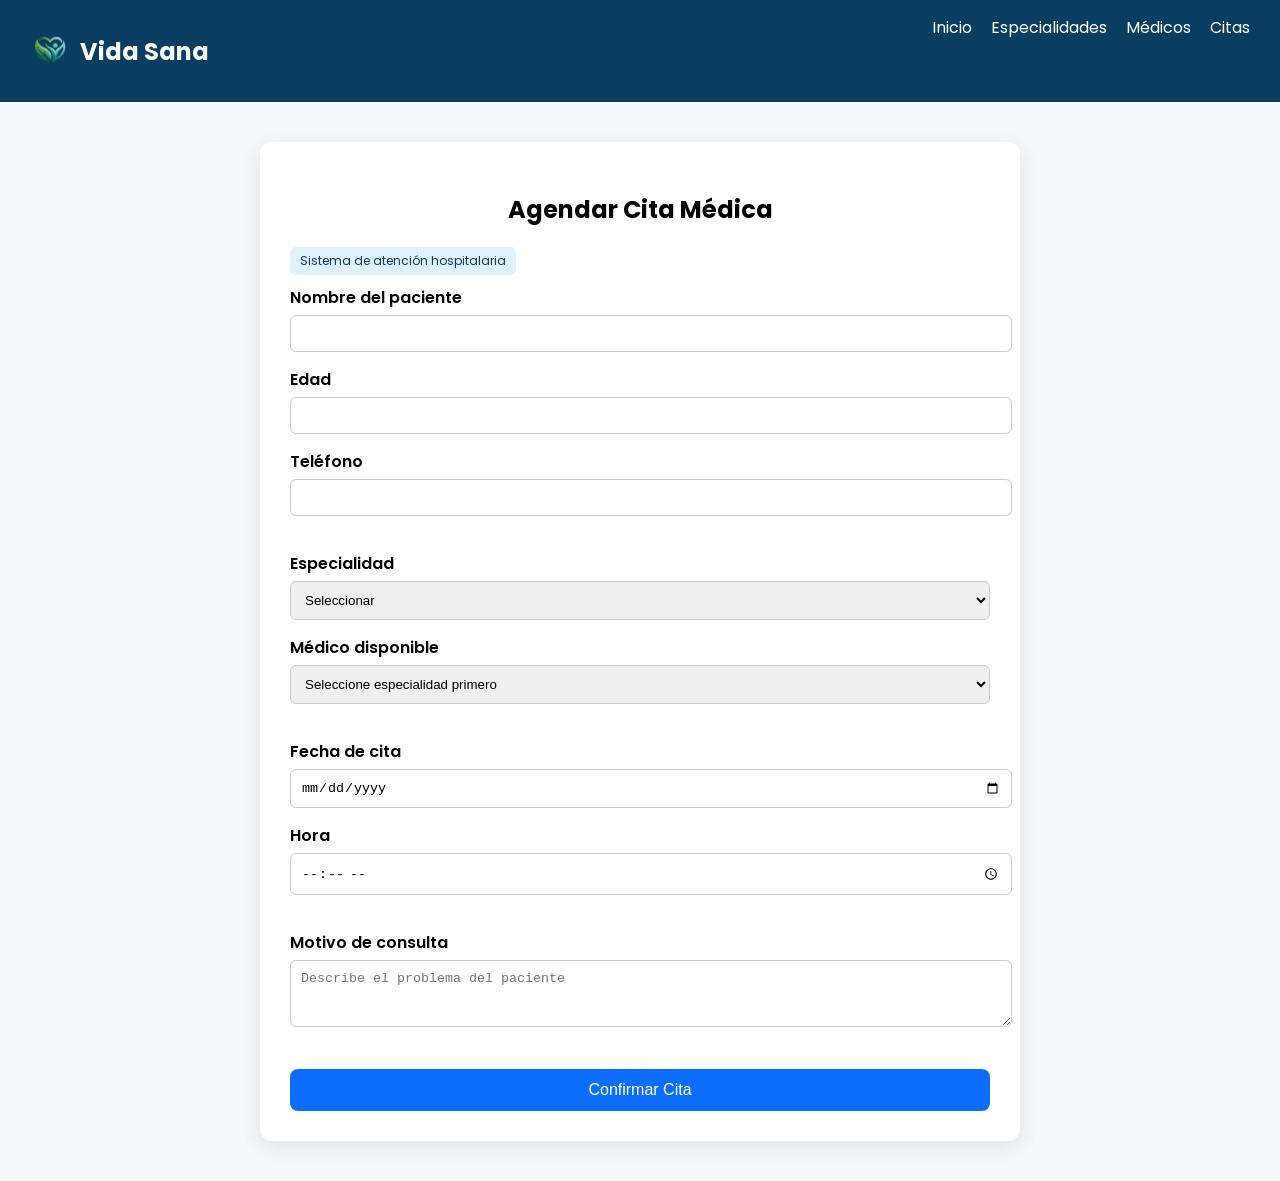
<file: citas.html>
<!DOCTYPE html>
<html lang="es">
<head>
<meta charset="UTF-8" />
<meta name="viewport" content="width=device-width, initial-scale=1" />
<title>Agendar Cita Médica</title>

<link href="https://fonts.googleapis.com/css2?family=Poppins:wght@300;400;600&display=swap" rel="stylesheet">
</head>

<body>

<header class="navbar">
    <h1 class="logo-container">
        <img src="img/logocorto.png" alt="Vida Sana" class="logo-navbar">Vida Sana
    </h1>
    <nav>
        <a href="index.html">Inicio</a>
        <a href="especialidades.html">Especialidades</a>
        <a href="Doctores.html">Médicos</a>
        <a href="citas.html">Citas</a>
    </nav>
</header>
<style>
body {
    font-family: 'Poppins', sans-serif;
    margin: 0;
    background: #f4f7fb;
}

.navbar {
    background: #0a3d62;
    color: white;
    padding: 15px 30px;
    display: flex;
    justify-content: space-between;
}

.navbar a {
    color: white;
    margin-left: 15px;
    text-decoration: none;
}

.container {
    max-width: 700px;
    margin: 40px auto;
    background: white;
    padding: 30px;
    border-radius: 12px;
    box-shadow: 0 5px 20px rgba(0,0,0,0.1);
}

h2 {
    text-align: center;
    margin-bottom: 20px;
}

.section {
    margin-bottom: 20px;
}

label {
    font-weight: 600;
    display: block;
    margin-bottom: 5px;
}

input, select, textarea {
    width: 100%;
    padding: 10px;
    margin-bottom: 15px;
    border-radius: 6px;
    border: 1px solid #ccc;
}

.row {
    display: flex;
    gap: 10px;
}

.row input, .row select {
    flex: 1;
}

button {
    width: 100%;
    padding: 12px;
    background: #0d6efd;
    color: white;
    border: none;
    border-radius: 8px;
    font-size: 16px;
    cursor: pointer;
}

button:hover {
    background: #0b5ed7;
}

.badge {
    display: inline-block;
    padding: 5px 10px;
    background: #dff0ff;
    color: #0a3d62;
    border-radius: 6px;
    font-size: 12px;
    margin-bottom: 10px;
}.logo-container {
    display: flex;
    align-items: center;
    gap: 10px;
    font-size: 24px;
}

.logo-navbar {
    width: 40px; /* ajusta tamaño */
    height: 40px;
    object-fit: contain;
}
</style>
</head>

<body>


<div class="container">

    <h2>Agendar Cita Médica</h2>
    <div class="badge">Sistema de atención hospitalaria</div>

    <form id="formCita">

        <div class="section">
            <label>Nombre del paciente</label>
            <input type="text" id="nombre" required>

            <label>Edad</label>
            <input type="number" id="edad" required>

            <label>Teléfono</label>
            <input type="tel" id="telefono">
        </div>

        <div class="section">
            <label>Especialidad</label>
            <select id="especialidad" required>
                <option value="">Seleccionar</option>
                <option>Cardiología</option>
                <option>Pediatría</option>
                <option>Traumatología</option>
                <option>Dermatología</option>
                <option>Medicina General</option>
            </select>

            <label>Médico disponible</label>
            <select id="medico">
                <option>Seleccione especialidad primero</option>
            </select>
        </div>

        <div class="section">
            <label>Fecha de cita</label>
            <input type="date" id="fecha" required>

            <label>Hora</label>
            <input type="time" id="hora" required>
        </div>

        <div class="section">
            <label>Motivo de consulta</label>
            <textarea id="motivo" rows="3" placeholder="Describe el problema del paciente"></textarea>
        </div>

        <button type="submit">Confirmar Cita</button>
    </form>
</div>

<script>
const medicos = {
    "Cardiología": ["Dr. Juan Pérez", "Dra. Ana López"],
    "Pediatría": ["Dra. María Torres", "Dr. Carlos Ruiz"],
    "Traumatología": ["Dr. Luis Gómez"],
    "Dermatología": ["Dra. Sofía Ramírez"],
    "Medicina General": ["Dr. José Hernández"]
};

document.getElementById("especialidad").addEventListener("change", function () {
    const especialidad = this.value;
    const medicoSelect = document.getElementById("medico");

    medicoSelect.innerHTML = "";

    if (medicos[especialidad]) {
        medicos[especialidad].forEach(m => {
            let option = document.createElement("option");
            option.textContent = m;
            medicoSelect.appendChild(option);
        });
    } else {
        medicoSelect.innerHTML = "<option>Sin médicos disponibles</option>";
    }
});

document.getElementById("formCita").addEventListener("submit", function(e){
    e.preventDefault();

    alert("✅ Cita registrada correctamente");

    this.reset();
});
</script>

</body>
</html>
</file>
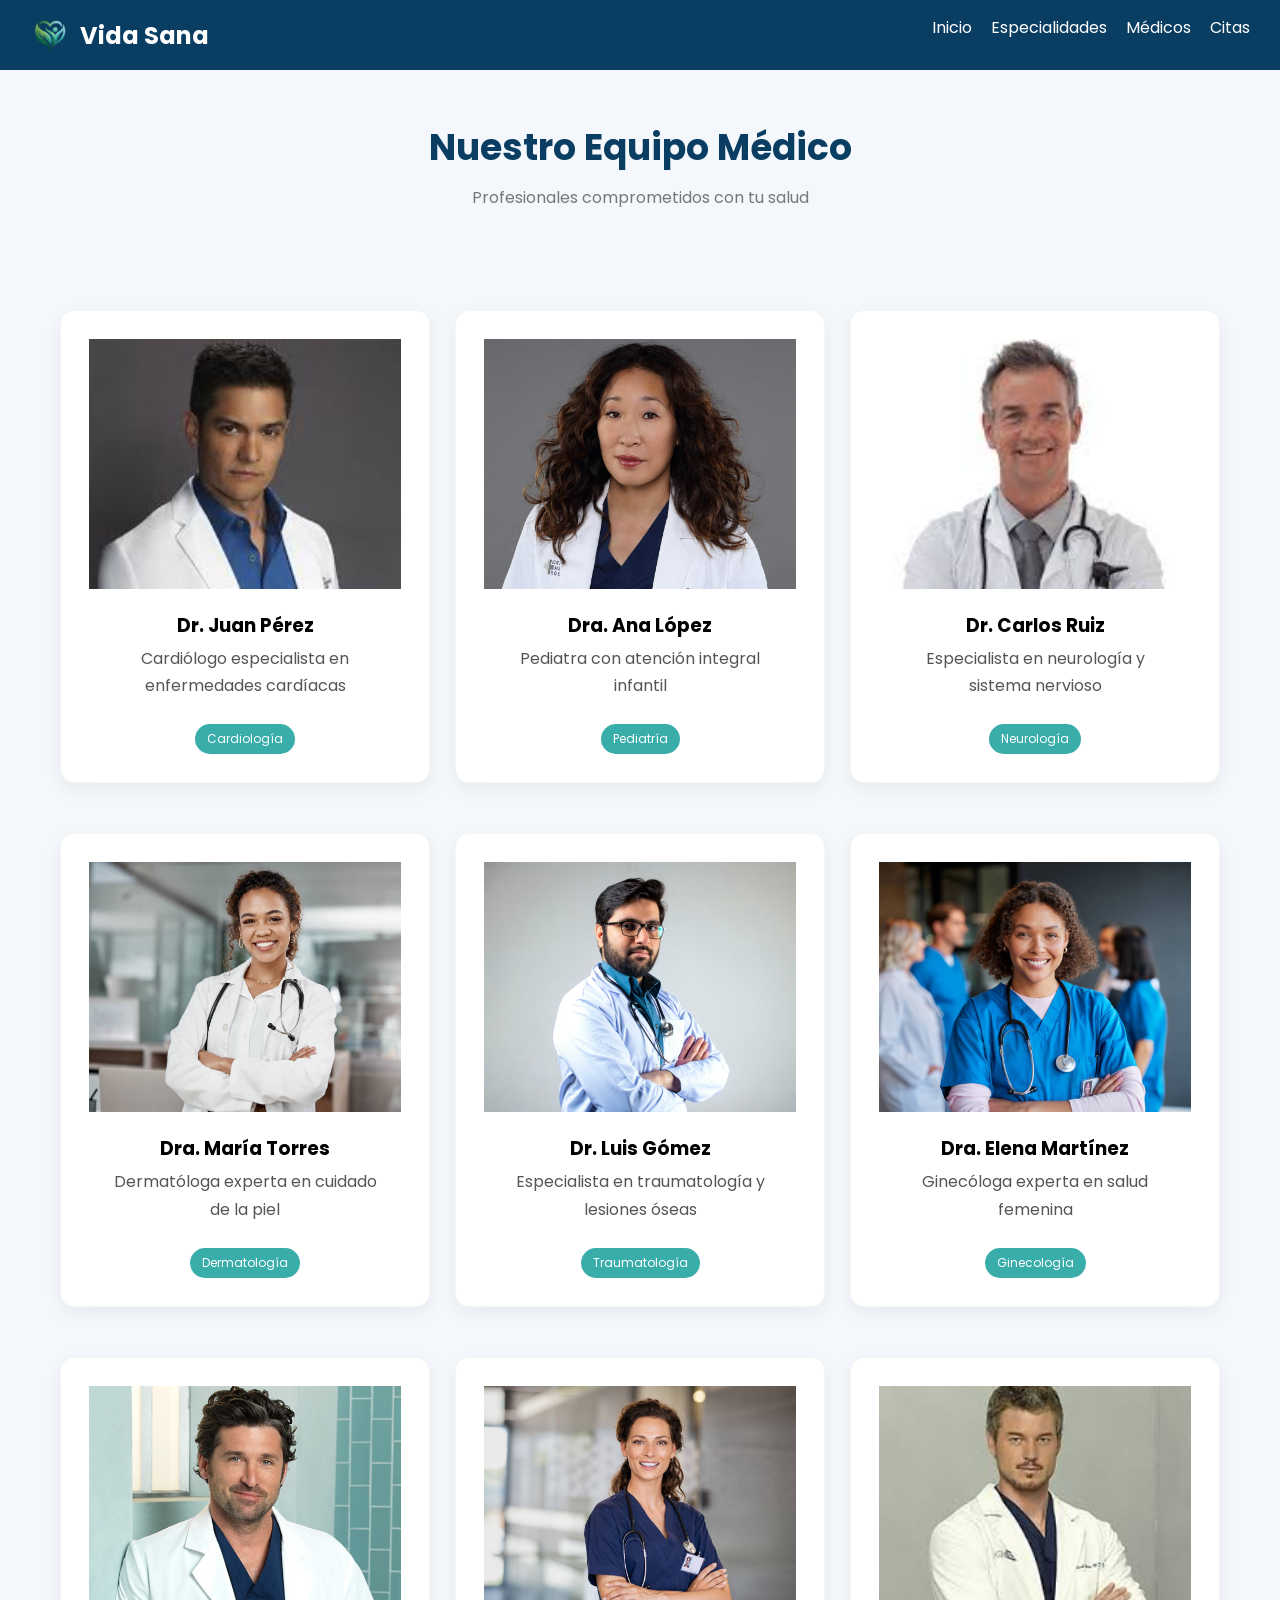
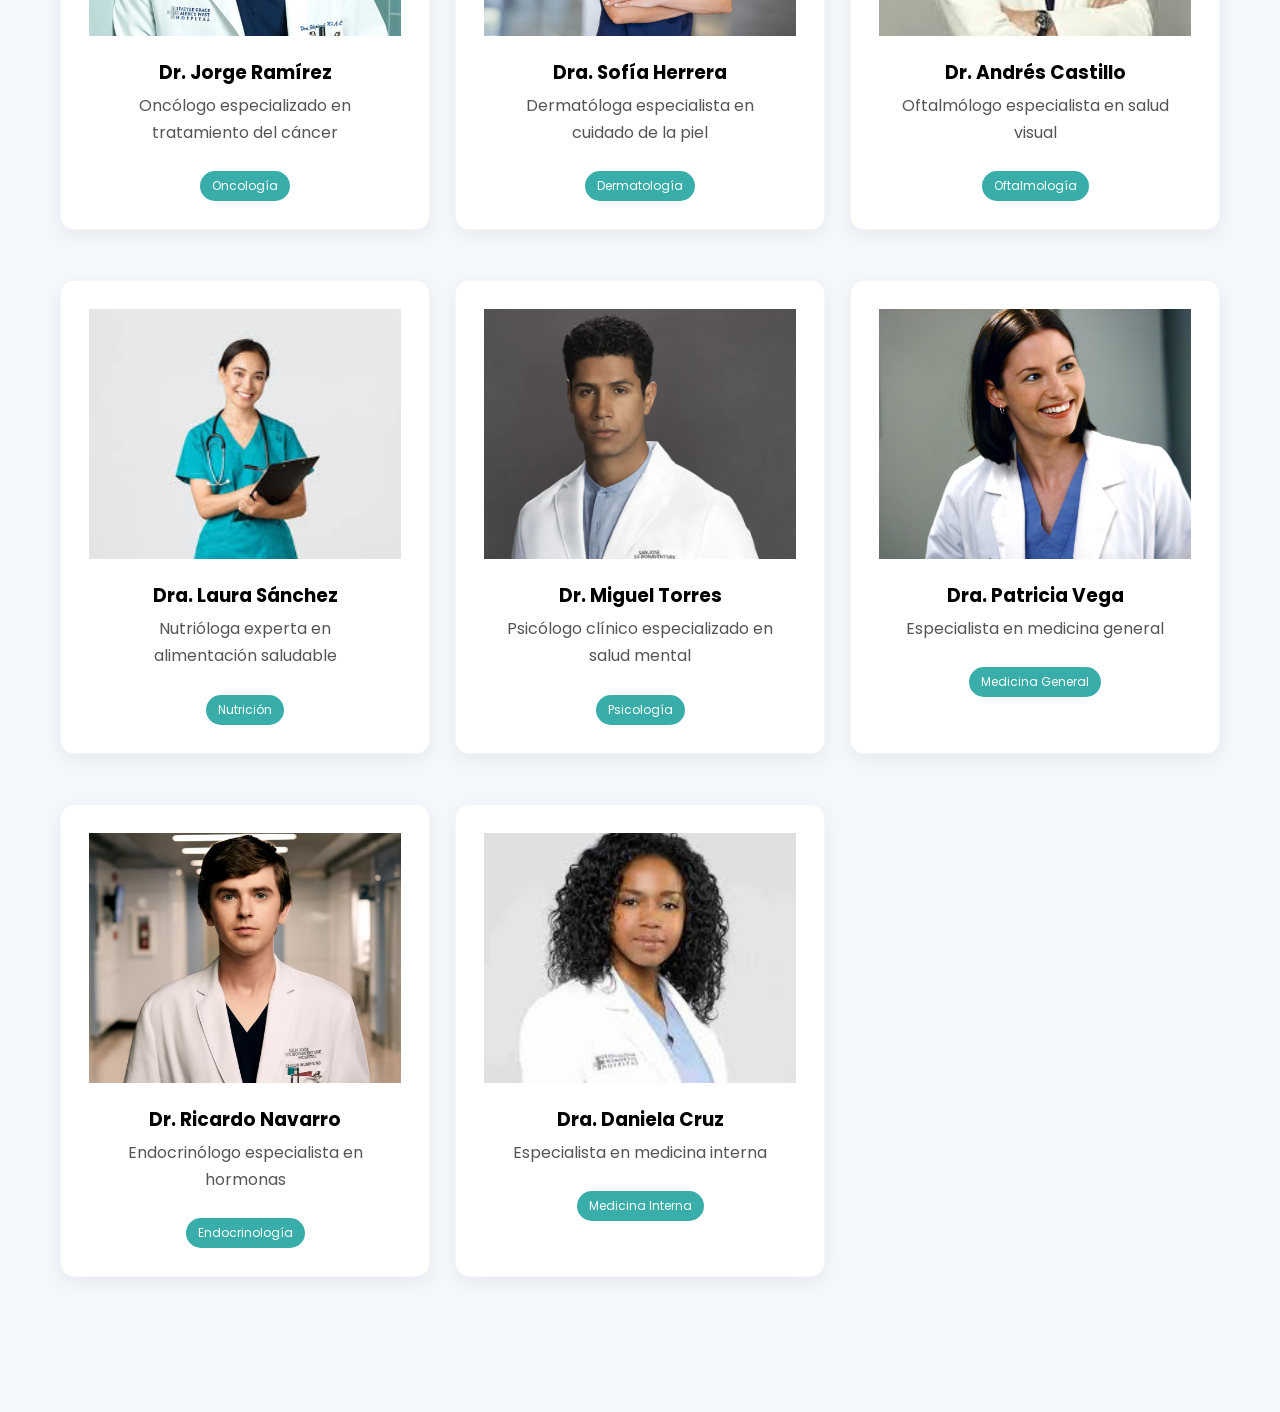
<file: Doctores.html>
<!DOCTYPE html>
<html lang="es">
<head>
<meta charset="UTF-8">
<meta name="viewport" content="width=device-width, initial-scale=1.0">
<title>Hospital Vida Sana</title>

<link rel="stylesheet" href="css/estilos.css">
<link href="https://fonts.googleapis.com/css2?family=Poppins:wght@300;400;600&display=swap" rel="stylesheet">
</head>

<body>
<header class="navbar">
    <h1 class="logo-container">
        <img src="img/logocorto.png" alt="Vida Sana" class="logo-navbar">Vida Sana
    </h1>
    <nav>
        <a href="index.html">Inicio</a>
        <a href="especialidades.html">Especialidades</a>
        <a href="Doctores.html">Médicos</a>
        <a href="citas.html">Citas</a>
    </nav>
</header>

<section class="doctores-section">
    <h2>Nuestro Equipo Médico</h2>
    <p class="subtitulo">Profesionales comprometidos con tu salud</p>

    <div class="cards">

        <div class="card doctor-card">
            <img src="img/doctor11.jpg" alt="Doctor Juan Pérez">
            <h3>Dr. Juan Pérez</h3>
            <p>Cardiólogo especialista en enfermedades cardíacas</p>
            <span class="badge">Cardiología</span>
        </div>

        <div class="card doctor-card">
            <img src="img/doctor2.jpg" alt="Doctora Ana López">
            <h3>Dra. Ana López</h3>
            <p>Pediatra con atención integral infantil</p>
            <span class="badge">Pediatría</span>
        </div>

        <div class="card doctor-card">
            <img src="img/doctor3.jpg" alt="Doctor Carlos Ruiz">
            <h3>Dr. Carlos Ruiz</h3>
            <p>Especialista en neurología y sistema nervioso</p>
            <span class="badge">Neurología</span>
        </div>

        <div class="card doctor-card">
            <img src="img/doctor4.jpg" alt="Doctora María Torres">
            <h3>Dra. María Torres</h3>
            <p>Dermatóloga experta en cuidado de la piel</p>
            <span class="badge">Dermatología</span>
        </div>
        <div class="card doctor-card">
    <img src="img/doctor5.jpg" alt="Doctor Luis Gómez">
    <h3>Dr. Luis Gómez</h3>
    <p>Especialista en traumatología y lesiones óseas</p>
    <span class="badge">Traumatología</span>
</div>

<div class="card doctor-card">
    <img src="img/doctor6.jpg" alt="Doctora Elena Martínez">
    <h3>Dra. Elena Martínez</h3>
    <p>Ginecóloga experta en salud femenina</p>
    <span class="badge">Ginecología</span>
</div>

<div class="card doctor-card">
    <img src="img/doctor7.jpeg" alt="Doctor Jorge Ramírez">
    <h3>Dr. Jorge Ramírez</h3>
    <p>Oncólogo especializado en tratamiento del cáncer</p>
    <span class="badge">Oncología</span>
</div>

<div class="card doctor-card">
    <img src="img/doctor8.jpg" alt="Doctora Sofía Herrera">
    <h3>Dra. Sofía Herrera</h3>
    <p>Dermatóloga especialista en cuidado de la piel</p>
    <span class="badge">Dermatología</span>
</div>

<div class="card doctor-card">
    <img src="img/doctor9.jpg" alt="Doctor Andrés Castillo">
    <h3>Dr. Andrés Castillo</h3>
    <p>Oftalmólogo especialista en salud visual</p>
    <span class="badge">Oftalmología</span>
</div>

<div class="card doctor-card">
    <img src="img/doctor10.jpg" alt="Doctora Laura Sánchez">
    <h3>Dra. Laura Sánchez</h3>
    <p>Nutrióloga experta en alimentación saludable</p>
    <span class="badge">Nutrición</span>
</div>

<div class="card doctor-card">
    <img src="img/doctor111.webp" alt="Doctor Miguel Torres">
    <h3>Dr. Miguel Torres</h3>
    <p>Psicólogo clínico especializado en salud mental</p>
    <span class="badge">Psicología</span>
</div>

<div class="card doctor-card">
    <img src="img/doctor12.avif" alt="Doctora Patricia Vega">
    <h3>Dra. Patricia Vega</h3>
    <p>Especialista en medicina general</p>
    <span class="badge">Medicina General</span>
</div>

<div class="card doctor-card">
    <img src="img/doctor13.avif" alt="Doctor Ricardo Navarro">
    <h3>Dr. Ricardo Navarro</h3>
    <p>Endocrinólogo especialista en hormonas</p>
    <span class="badge">Endocrinología</span>
</div>

<div class="card doctor-card">
    <img src="img/doctor14.jpg" alt="Doctora Daniela Cruz">
    <h3>Dra. Daniela Cruz</h3>
    <p>Especialista en medicina interna</p>
    <span class="badge">Medicina Interna</span>
</div>

    </div>
</section>

</body>
</html>
</file>
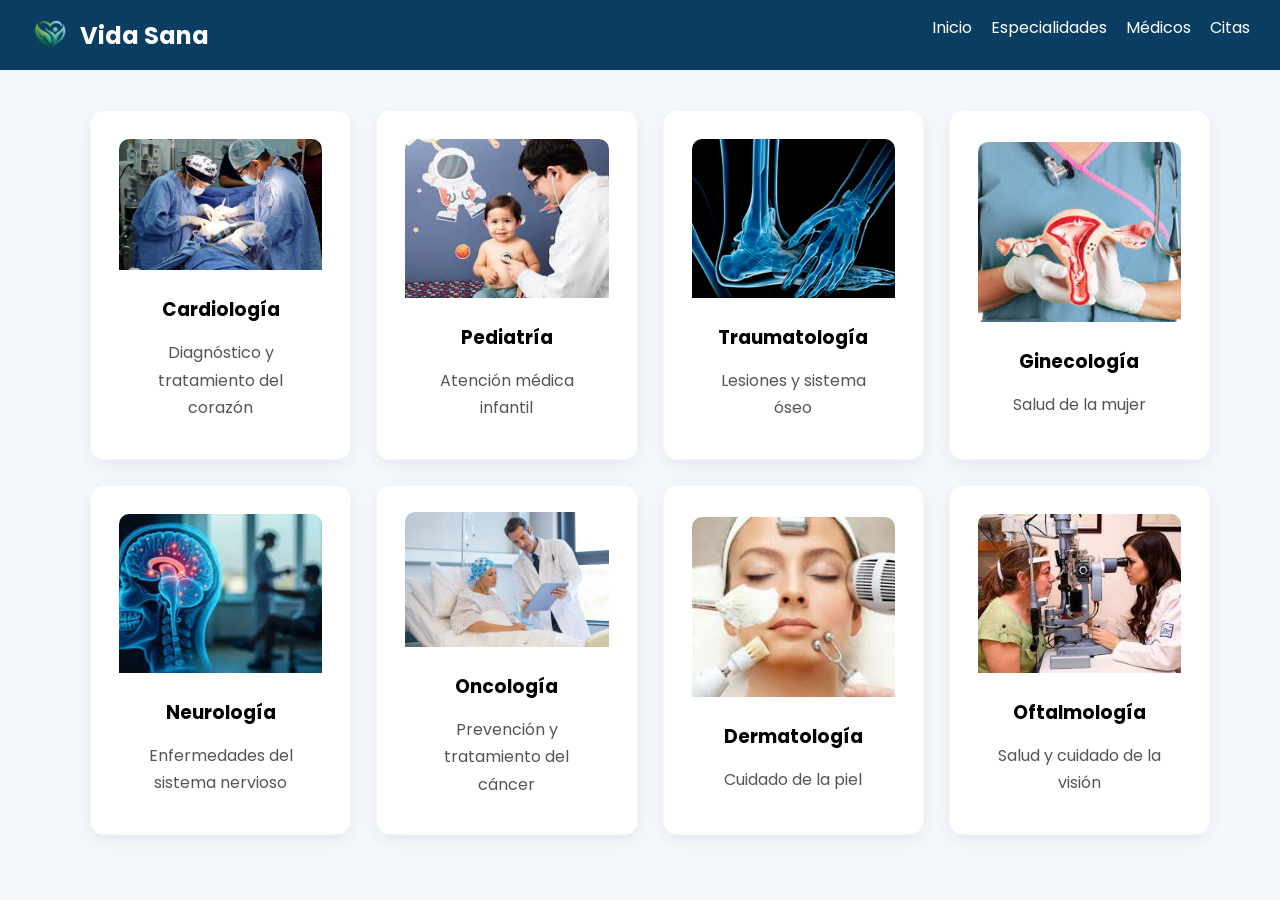
<file: especialidades.html>
<!DOCTYPE html>
<html lang="es">
<head>
<meta charset="UTF-8" />
<meta name="viewport" content="width=device-width, initial-scale=1" />
<title>Especialidades</title>

<link rel="stylesheet" href="css/estilos.css" />
<link href="https://fonts.googleapis.com/css2?family=Poppins&display=swap" rel="stylesheet" />
</head>
<body>

<header class="navbar">
    <h1 class="logo-container">
        <img src="img/logocorto.png" alt="Vida Sana" class="logo-navbar">Vida Sana
    </h1>
    <nav>
        <a href="index.html">Inicio</a>
        <a href="especialidades.html">Especialidades</a>
        <a href="Doctores.html">Médicos</a>
        <a href="citas.html">Citas</a>
    </nav>
</header> <section class="cards-grid">

  <div class="flip-card">
    <div class="flip-card-inner">
      <div class="flip-card-front card">
        <img src="img/cardio.jpg" alt="Cardiología" />
        <h3>Cardiología</h3>
        <p>Diagnóstico y tratamiento del corazón</p>
      </div>
      <div class="flip-card-back">
        <p>Diagnóstico y tratamiento de enfermedades del corazón y el sistema circulatorio.</p>
      </div>
    </div>
  </div>

  <div class="flip-card">
    <div class="flip-card-inner">
      <div class="flip-card-front card">
        <img src="img/pediatria.jpg" alt="Pediatría" />
        <h3>Pediatría</h3>
        <p>Atención médica infantil</p>
      </div>
      <div class="flip-card-back">
        <p>Atención médica integral para la salud, crecimiento y desarrollo de niños y adolescentes.</p>
      </div>
    </div>
  </div>

  <div class="flip-card">
    <div class="flip-card-inner">
      <div class="flip-card-front card">
        <img src="img/trauma.jpg" alt="Traumatología" />
        <h3>Traumatología</h3>
        <p>Lesiones y sistema óseo</p>
      </div>
      <div class="flip-card-back">
        <p>Tratamiento de lesiones en huesos, articulaciones, músculos y sistema musculoesquelético.
</p>
      </div>
    </div>
  </div>

  <div class="flip-card">
    <div class="flip-card-inner">
      <div class="flip-card-front card">
        <img src="img/gineco.jpg" alt="Ginecología" />
        <h3>Ginecología</h3>
        <p>Salud de la mujer</p>
      </div>
      <div class="flip-card-back">
        <p>Especialidad enfocada en la salud del sistema reproductor femenino y sus funciones.</p>
      </div>
    </div>
  </div>

  <div class="flip-card">
    <div class="flip-card-inner">
      <div class="flip-card-front card">
        <img src="img/neurologia.jpg" alt="Neurología" />
        <h3>Neurología</h3>
        <p>Enfermedades del sistema nervioso</p>
      </div>
      <div class="flip-card-back">
        <p>Diagnóstico y tratamiento de enfermedades del sistema nervioso central y periférico.
        </p>
      </div>
    </div>
  </div>

  <div class="flip-card">
    <div class="flip-card-inner">
      <div class="flip-card-front card">
        <img src="img/oncologia.jpg" alt="Oncología" />
        <h3>Oncología</h3>
        <p>Prevención y tratamiento del cáncer</p>
      </div>
      <div class="flip-card-back">
        <p>Prevención, diagnóstico y tratamiento del cáncer en todas sus etapas.</p>
      </div>
    </div>
  </div>

  <div class="flip-card">
    <div class="flip-card-inner">
      <div class="flip-card-front card">
        <img src="img/derma.jpg" alt="Dermatología" />
        <h3>Dermatología</h3>
        <p>Cuidado de la piel</p>
      </div>
      <div class="flip-card-back">
        <p>Cuidado, diagnóstico y tratamiento de enfermedades de la piel, cabello y uñas.</p>
      </div>
    </div>
  </div>

  <div class="flip-card">
  <div class="flip-card-inner">
    <div class="flip-card-front card">
      <img src="img/oftalmologia.jpg" alt="Oftalmología" />
      <h3>Oftalmología</h3>
      <p>Salud y cuidado de la visión</p>
    </div>
    <div class="flip-card-back">
      <p>Especialidad dedicada a la salud visual y tratamiento de enfermedades oculares.</p>
    </div>
  </div>
</div>

</section>

</body>
</html>
</file>
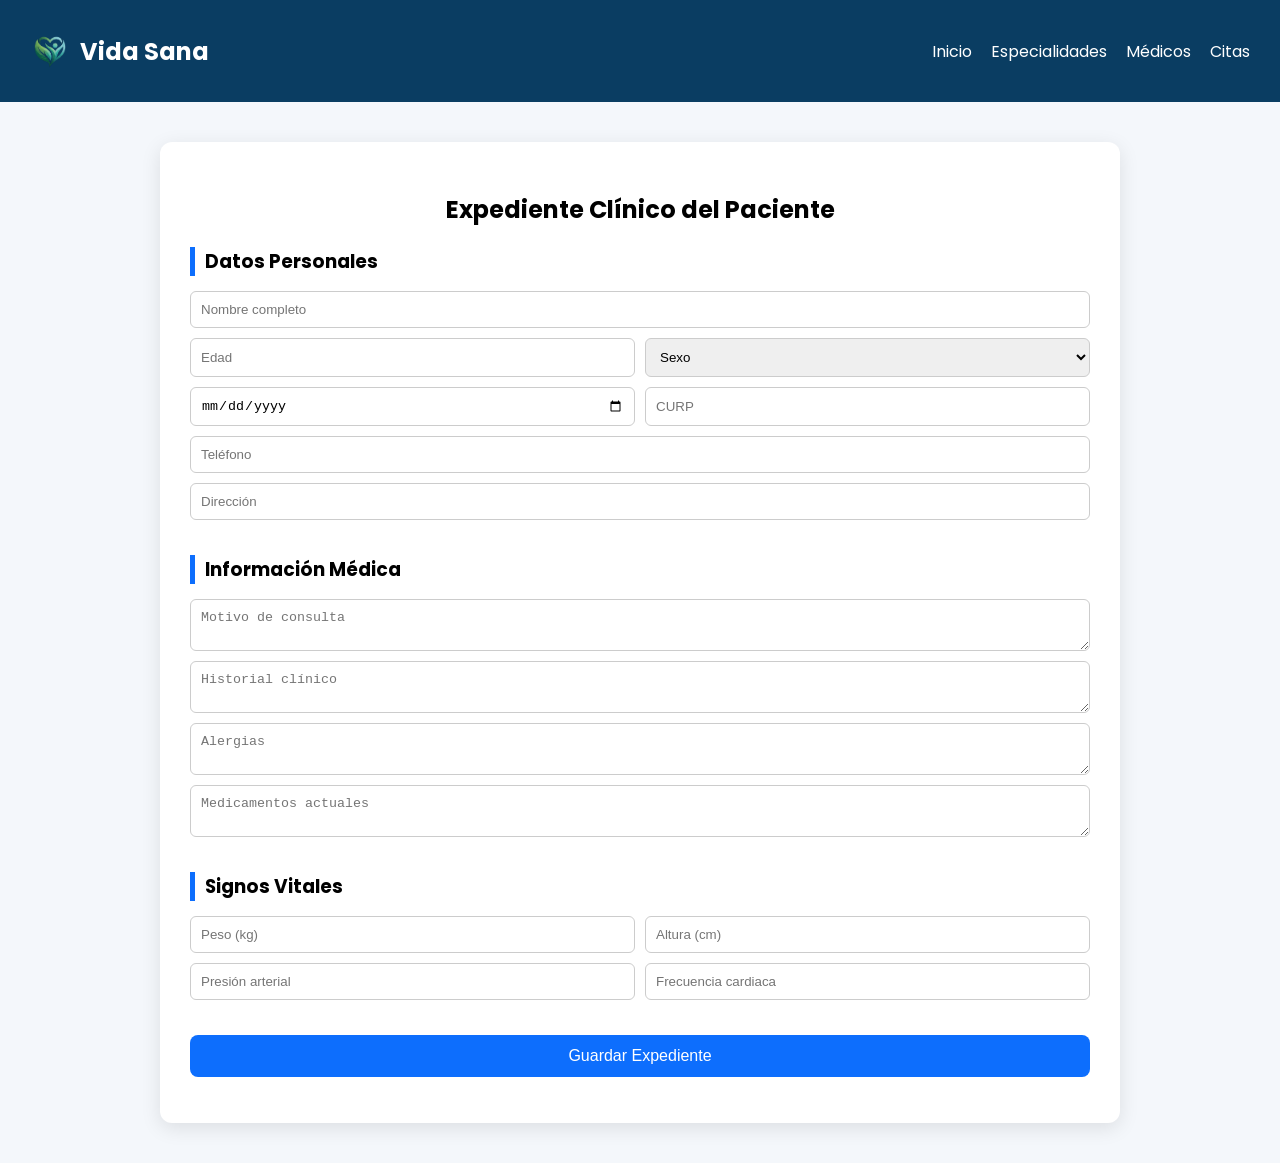
<file: Expedientes.html>
<html lang="es">
<head>
<meta charset="UTF-8" />
<meta name="viewport" content="width=device-width, initial-scale=1" />
<title>Expediente Clínico</title>

<link href="https://fonts.googleapis.com/css2?family=Poppins:wght@300;400;600&display=swap" rel="stylesheet">
</head>

<body>

<header class="navbar">
    <h1 class="logo-container">
        <img src="img/logocorto.png" alt="Vida Sana" class="logo-navbar">Vida Sana
    </h1>
    <nav>
        <a href="index.html">Inicio</a>
        <a href="especialidades.html">Especialidades</a>
        <a href="Doctores.html">Médicos</a>
        <a href="citas.html">Citas</a>
    </nav>
</header>
<style>
body {
    font-family: 'Poppins', sans-serif;
    margin: 0;
    background: #f4f7fb;
}

.navbar {
    background: #0a3d62;
    color: white;
    padding: 15px 30px;
    display: flex;
    justify-content: space-between;
    align-items: center;
}

.navbar a {
    color: white;
    margin-left: 15px;
    text-decoration: none;
}

.container {
    max-width: 900px;
    margin: 40px auto;
    background: white;
    padding: 30px;
    border-radius: 12px;
    box-shadow: 0 5px 20px rgba(0,0,0,0.1);
}

h2 {
    text-align: center;
    margin-bottom: 20px;
}

.section {
    margin-bottom: 25px;
}

.section h3 {
    border-left: 5px solid #0d6efd;
    padding-left: 10px;
    margin-bottom: 15px;
}

input, select, textarea {
    width: 100%;
    padding: 10px;
    margin-bottom: 10px;
    border-radius: 6px;
    border: 1px solid #ccc;
}

.row {
    display: flex;
    gap: 10px;
}

.row input, .row select {
    flex: 1;
}

button {
    width: 100%;
    padding: 12px;
    background: #0d6efd;
    color: white;
    border: none;
    border-radius: 8px;
    font-size: 16px;
    cursor: pointer;
}

button:hover {
    background: #0b5ed7;
}.logo-container {
    display: flex;
    align-items: center;
    gap: 10px;
    font-size: 24px;
}

.logo-navbar {
    width: 40px; /* ajusta tamaño */
    height: 40px;
    object-fit: contain;
}
</style>
</head>

<body>

<div class="container">
    <h2>Expediente Clínico del Paciente</h2>

    <form id="formExpediente">

<div class="section">
    <h3>Datos Personales</h3>

    <input type="text" id="nombre" placeholder="Nombre completo" required>

    <div class="row">
        <input type="number" id="edad" placeholder="Edad" required>

        <select id="sexo" required>
            <option value="">Sexo</option>
            <option>Masculino</option>
            <option>Femenino</option>
            <option>Otro</option>
        </select>
    </div>

    <div class="row">
        <input type="date" id="fechaNacimiento" required>
        <input type="text" id="curp" placeholder="CURP">
    </div>

    <input type="tel" id="telefono" placeholder="Teléfono">
    <input type="text" id="direccion" placeholder="Dirección">
</div>

<div class="section">
    <h3>Información Médica</h3>
    <textarea id="motivo" placeholder="Motivo de consulta"></textarea>
    <textarea id="historial" placeholder="Historial clínico"></textarea>
    <textarea id="alergias" placeholder="Alergias"></textarea>
    <textarea id="medicamentos" placeholder="Medicamentos actuales"></textarea>
</div>

<div class="section">
    <h3>Signos Vitales</h3>
    <div class="row">
        <input type="text" id="peso" placeholder="Peso (kg)">
        <input type="text" id="altura" placeholder="Altura (cm)">
    </div>
    <div class="row">
        <input type="text" id="presion" placeholder="Presión arterial">
        <input type="text" id="frecuencia" placeholder="Frecuencia cardiaca">
    </div>
</div>

<button type="submit">Guardar Expediente</button>
</form>
</file>
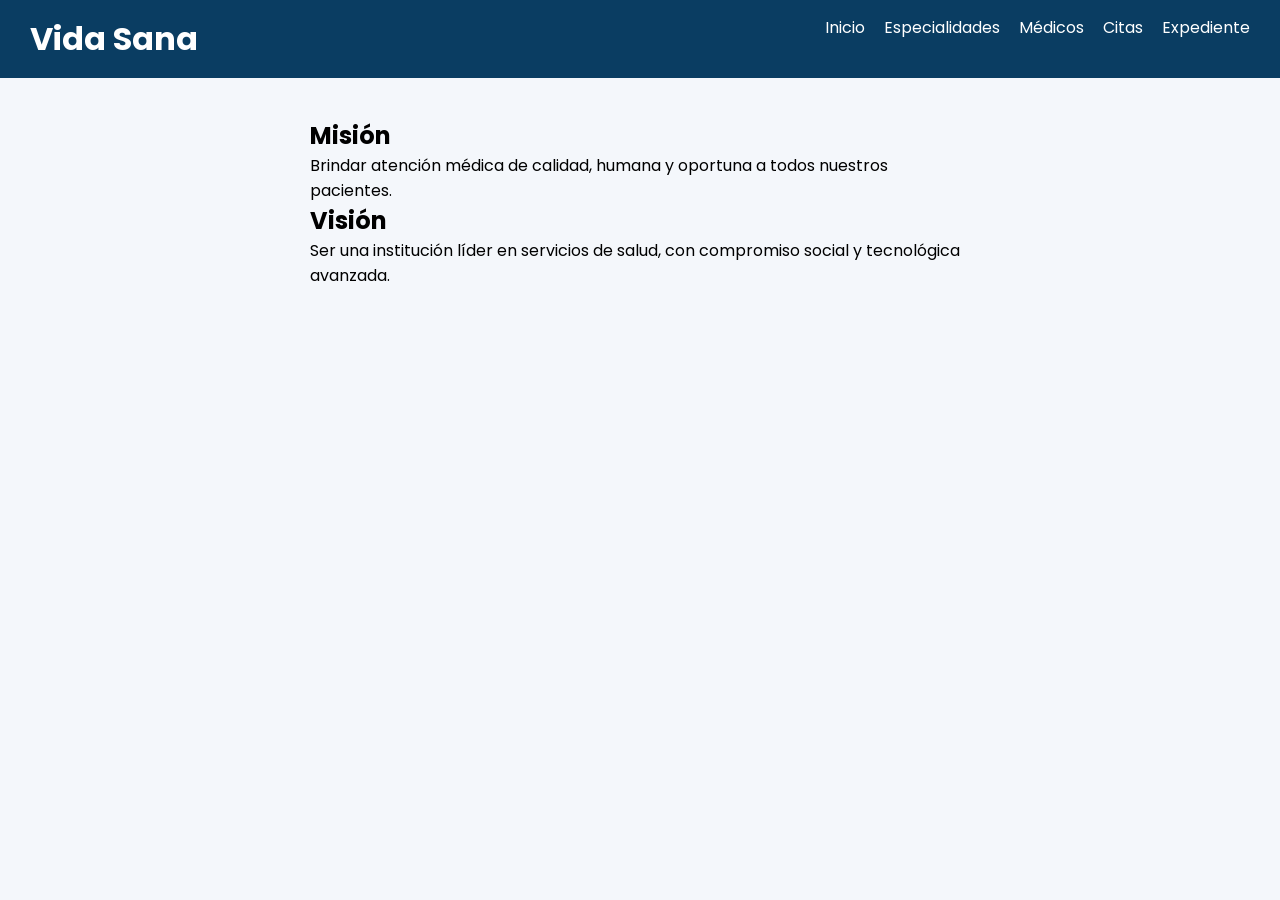
<file: mision.html>
<!DOCTYPE html>
<html lang="es">
<head>
<meta charset="UTF-8" />
<meta name="viewport" content="width=device-width, initial-scale=1" />
<title>Misión y Visión</title>

<link rel="stylesheet" href="css/estilos.css" />
<link href="https://fonts.googleapis.com/css2?family=Poppins&display=swap" rel="stylesheet" />
</head>
<body>

<header class="navbar">
    <h1>Vida Sana</h1>
    <nav>
        <a href="index.html">Inicio</a>
        <a href="especialidades.html">Especialidades</a>
        <a href="Doctores.html">Médicos</a>
        <a href="citas.html">Citas</a>
        <a href="Expedientes.html">Expediente</a>
    </nav>
</header>

<main style="max-width: 700px; margin: 40px auto; padding: 0 20px;">
    <h2>Misión</h2>
    <p>Brindar atención médica de calidad, humana y oportuna a todos nuestros pacientes.</p>

    <h2>Visión</h2>
    <p>Ser una institución líder en servicios de salud, con compromiso social y tecnológica avanzada.</p>
</main>

</body>
</html>
</file>
<file: css/estilos.css>
* {
    margin: 0;
    padding: 0;
    box-sizing: border-box;
}

body {
    font-family: 'Poppins', sans-serif;
    background: #f4f7fb;
}

/* NAVBAR */
.navbar {
    display: flex;
    justify-content: space-between;
    padding: 15px 30px;
    background: #0a3d62;
    color: white;
}

.navbar a {
    color: white;
    margin-left: 15px;
    text-decoration: none;
}

.navbar a:hover {
    color: #38ada9;
}.hero {
  background: url('hospital.jpg') center/cover no-repeat;
  height: 100vh;
  position: relative;
}

.overlay {
  background: rgba(0, 51, 102, 0.5);
  height: 100%;
  display: flex;
  flex-direction: column;
  justify-content: center;
  align-items: center;
  color: white;
  text-align: center;
}

.logo {
  width:640px; /* ajusta el tamaño */
  margin-bottom: 20px;
}

/* HERO */
.hero {
    height: 85vh;
    background: linear-gradient(rgba(10,61,98,0.7), rgba(10,61,98,0.7)),
                url('../img/hospital.jpg');
    background-size: cover;
    display: flex;
    flex-direction: column;
    justify-content: center;
    align-items: center;
    color:white;
    text-align:center;
}

.btn {
    background: #38ada9;
    padding: 12px 25px;
    border-radius: 30px;
    color: white;
    text-decoration: none;
    margin-top: 15px;
}

.stats {
  display: grid;
  grid-template-columns: repeat(auto-fit, minmax(200px, 1fr));
  background: #0077ff;
  color: white;
  text-align: center;
  padding: 50px 20px;
  gap: 20px;
}

.stat h3 {
  font-size: 2.5rem;
  margin-bottom: 10px;
}

.stat p {
  font-size: 1rem;
  opacity: 0.9;
}

/* GRID CARDS */
.cards {
  display: grid;
  grid-template-columns: repeat(auto-fit, minmax(280px, 1fr));
  gap: 25px;
  padding: 60px 40px;
}

.card {
  background: white;
  border-radius: 15px;
  overflow: hidden;
  box-shadow: 0 8px 20px rgba(0,0,0,0.08);
  transition: 0.3s;
}

.card:hover {
  transform: translateY(-8px);
}

.card img {
  width: 100%;
  height: 180px;
  object-fit: cover;
}

.card h3 {
  padding: 15px 20px 5px;
}

.card p {
  padding: 0 20px 15px;
  color: #777;
}

.card a {
  display: block;
  margin: 0 20px 20px;
  text-align: center;
  padding: 10px;
  background: #0b2b50;
  color: white;
  border-radius: 8px;
  text-decoration: none;
}

.card a:hover {
  background: #0f2a4d;
}

/* RESPONSIVE */
@media(max-width:768px){
    .navbar {
        flex-direction: column;
        text-align: center;
    }
}

.timeline {
  display: flex;
  transition: transform 0.5s ease;
}

.flip-card {
  background: transparent;
  width: 300px;
  height: 350px;
  perspective: 1000px;
  margin: 0 10px;
}

.flip-card-inner {
  position: relative;
  width: 100%;
  height: 100%;
  transition: transform 0.6s;
  transform-style: preserve-3d;
}

.flip-card:hover .flip-card-inner {
  transform: rotateY(180deg);
}

.flip-card-front, .flip-card-back {
  position: absolute;
  width: 100%;
  height: 100%;
  border-radius: 10px;
  backface-visibility: hidden;
  display: flex;
  flex-direction: column;
  justify-content: center;
  align-items: center;
}

.flip-card-front {
  background: #e9ecef;
}

.flip-card-front img {
  width: 100%;
  border-radius: 10px 10px 0 0;
}

.flip-card-back {
  background: #0a3d62;
  color: white;
  transform: rotateY(180deg);
  padding: 20px;
}

/* Dots */
.dots {
  margin-top: 20px;
}

.dot {
  height: 8px;
  width: 8px;
  margin: 5px;
  background: #bbb;
  display: inline-block;
  border-radius: 50%;
  cursor: pointer;
  transition: 0.3s;
}

.dot.active {
  background: #2a91d8;
  transform: scale(1.4);
}
/* GRID DE ESPECIALIDADES */
.cards-grid {
  display: grid;
  grid-template-columns: repeat(auto-fit, minmax(250px, 1fr));
  gap: 25px;
  padding: 40px;
  max-width: 1200px;
  margin: auto;
}

/* Ajuste flip cards */
.flip-card {
  width: 100%;
  height: 350px;
  perspective: 1000px;
}

/* Mejora visual */
.flip-card-front {
  background: white;
  box-shadow: 0 5px 15px rgba(0,0,0,0.1);
}

.flip-card-front h3 {
  margin: 10px 0;
}

.flip-card-front p {
  padding: 0 10px 10px;
  text-align: center;
}

/* SECCIÓN DOCTORES */
.doctores-section {
  text-align: center;
  padding: 50px 20px;
}

.doctores-section h2 {
  font-size: 36px;
  color: #0a3d62;
  margin-bottom: 10px;
}

.subtitulo {
  color: #777;
  margin-bottom: 40px;
}

/* TARJETAS DE DOCTORES */
.doctor-card {
  position: relative;
  padding-bottom: 20px;
  transition: transform 0.3s, box-shadow 0.3s;
}

.doctor-card img {
  height: 250px;
  object-fit: cover;
}

/* EFECTO HOVER MÁS PROFESIONAL */
.doctor-card:hover {
  transform: translateY(-10px) scale(1.02);
  box-shadow: 0 10px 25px rgba(0,0,0,0.15);
}

/* BADGE (ETIQUETA DE ESPECIALIDAD) */
.badge {
  display: inline-block;
  background: #38ada9;
  color: white;
  padding: 6px 12px;
  border-radius: 20px;
  font-size: 12px;
  margin-top: 10px;
}

.reviews {
  padding: 60px 20px;
  text-align: center;
  background: #f5f7fb;
}

.reviews h2 {
  margin-bottom: 40px;
}

.reviews-container {
  display: grid;
  grid-template-columns: repeat(auto-fit, minmax(250px, 1fr));
  gap: 25px;
}

.review {
  background: white;
  padding: 25px;
  border-radius: 15px;
  box-shadow: 0 8px 20px rgba(0,0,0,0.08);
  transition: 0.3s;
}

.review:hover {
  transform: translateY(-5px);
}

.review p {
  font-style: italic;
  margin-bottom: 10px;
}

.review h4 {
  color: gold;
  margin-bottom: 5px;
}

.review span {
  font-size: 0.9rem;
  color: #777;
}.horizontal-carousel {
  width: 100%;
  overflow: hidden;
  padding: 20px 0;
}

.carousel-track {
  display: flex;
  gap: 20px;
  width: max-content;
  animation: scroll 25s linear infinite;
}

.card-historia {
  min-width: 260px;
  flex-shrink: 0;
  background: white;
  border-radius: 16px;
  padding: 20px;
  text-align: center;
  box-shadow: 0 10px 25px rgba(0,0,0,0.08);
  transition: 0.3s;
}

.card-historia:hover {
  transform: scale(1.05);
}

.icon {
  font-size: 24px;
  margin-bottom: 10px;
  background: #0d3b66;
  color: white;
  width: 50px;
  height: 50px;
  line-height: 50px;
  border-radius: 50%;
  margin: auto;
}

/* ANIMACIÓN */
@keyframes scroll {
  0% { transform: translateX(0); }
  100% { transform: translateX(-50%); }
}

/* PAUSA */
.horizontal-carousel:hover .carousel-track {
  animation-play-state: paused;
}.logo-container {
    display: flex;
    align-items: center;
    gap: 10px;
    font-size: 24px;
}

.logo-navbar {
    width: 40px; /* ajusta tamaño */
    height: 40px;
    object-fit: contain;
}.info-section {
  background: #eef3f7; /* gris azulado suave como tu fondo */
  padding: 70px 20px;
}

.container {
  max-width: 1100px;
  margin: auto;
}

/* TARJETAS */
.card {
  background: #ffffff;
  padding: 28px;
  border-radius: 14px;
  box-shadow: 0 6px 18px rgba(0, 0, 0, 0.06);
  margin-bottom: 25px;
  transition: all 0.3s ease;
  border: 1px solid rgba(0,0,0,0.04);
}

.card:hover {
  transform: translateY(-4px);
}

/* TITULOS */
.card h2 {
  color: #1f3c88; /* azul similar al hero */
  margin-bottom: 10px;
}

/* TEXTO */
.card p {
  color: #555;
  line-height: 1.7;
}

/* HISTORIA destacada */
.historia {
  border-left: 5px solid #0a3d62; /* mismo tono del botón */
  background: #ffffff;
}

/* GRID */
.grid {
  display: grid;
  grid-template-columns: 1fr 1fr;
  gap: 20px;
}

/* RESPONSIVE */
@media (max-width: 768px) {
  .grid {
    grid-template-columns: 1fr;
  }
}
</file>
